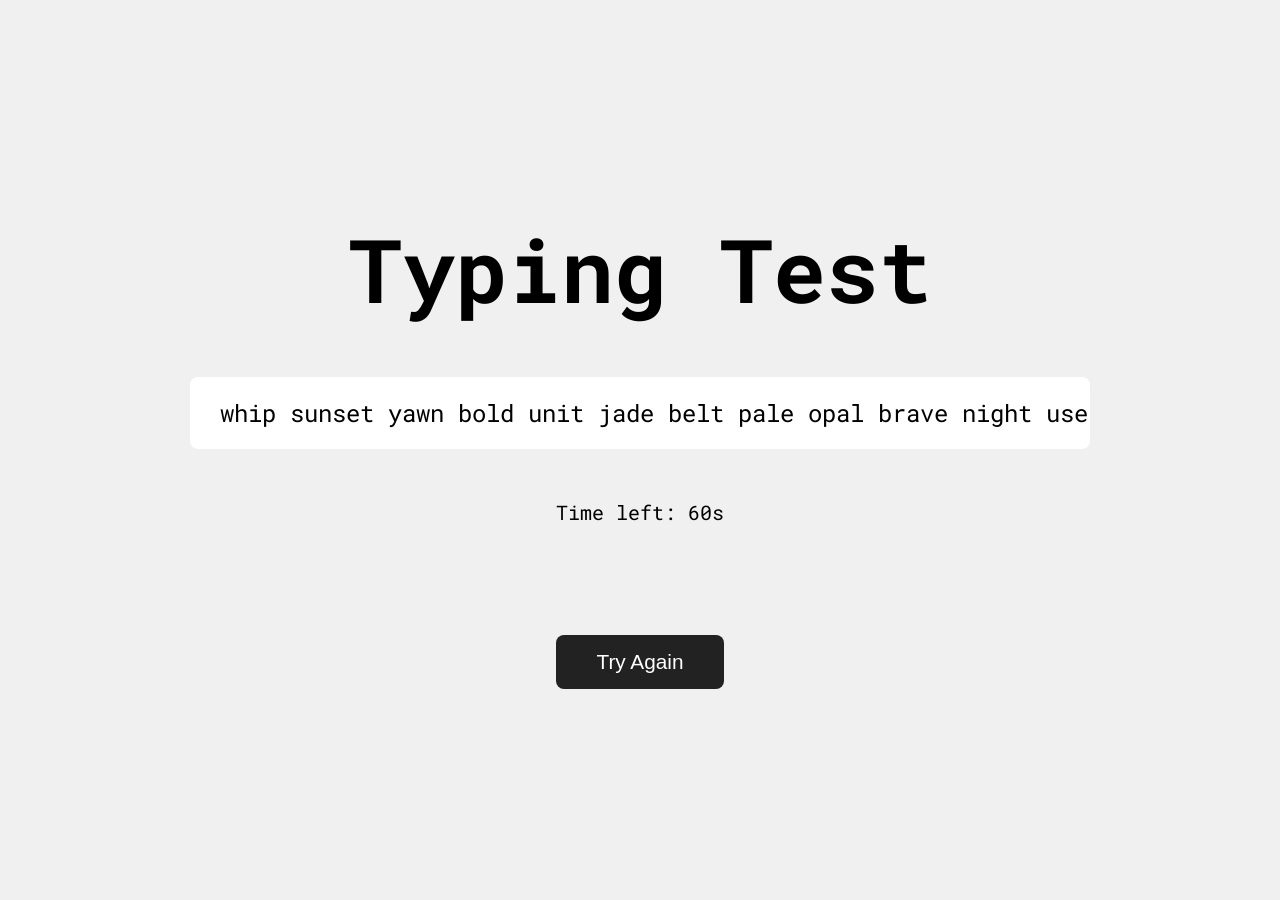
<file: assignment1.html>
<!-- <!DOCTYPE html>
<html lang="en">
<head>
    <meta charset="UTF-8">
    <meta name="viewport" content="width=device-width, initial-scale=1.0">
    <title>Typing Test</title>
     Zero to Mastery Favicon
    <link rel="icon" type="image/png" href="favicon.png">
    <link rel="stylesheet" href="assignment1.css">
</head>
<body>
    <h1>Typing Test</h1>
    <div id="text-container"></div>
    <div id="timer">Time left: 60s</div>
    <div id="final-score"></div>
    <button type="button" id="try-again">Try Again</button>
    
    <script src="assignment1.js"></script>
</body>
</html> -->




































<!DOCTYPE html>
<html lang="en">
<head>
    <meta charset="UTF-8">
    <meta name="viewport" content="width=device-width, initial-scale=1.0">
    <title>Typing Test</title>
    <!-- Zero to Mastery Favicon -->
    <link rel="icon" type="image/png" href="favicon.png">
    <link rel="stylesheet" href="assignment1.css">
</head>
<body>
    <h1>Typing Test</h1>
    <div id="text-container"></div>
    <div id="timer">Time left: 60s</div>
    <div id="final-score"></div>
    <button type="button" id="try-again">Try Again</button>
    <!-- Script -->
    <script src="assignment1.js"></script>
</body>
</html>
</file>
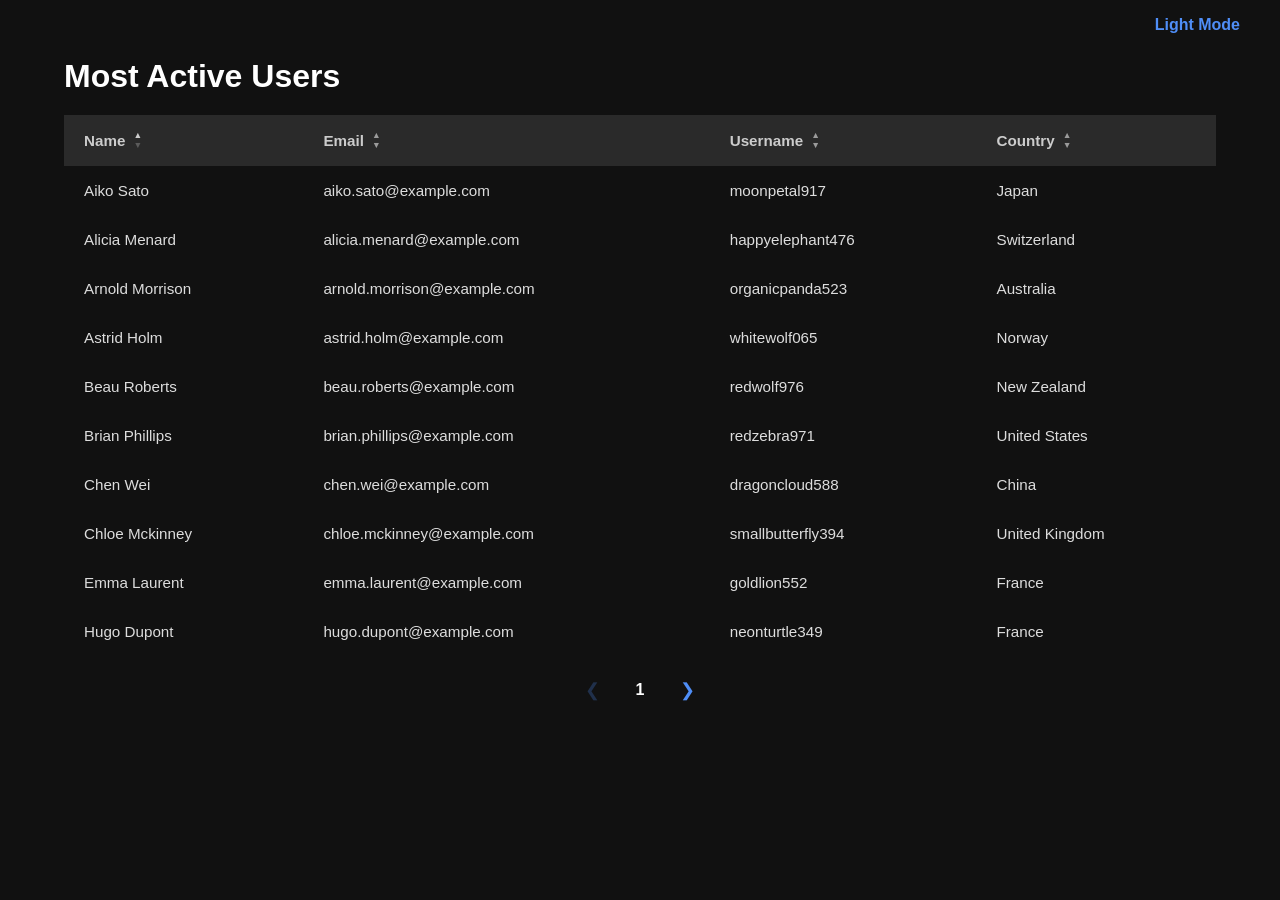
<file: assignment2.html>
<!DOCTYPE html>
<html lang="en">
<head>
  <meta charset="UTF-8">
  <meta name="viewport" content="width=device-width, initial-scale=1.0">
  <title>Most Active Users</title>
  <link rel="stylesheet" href="assignment2.css">
</head>
<body>

  <div class="mode-bar">
    <button id="modeBtn" onclick="toggleMode()">Light Mode</button>
  </div>

  <div class="container">
    <h2>Most Active Users</h2>

    <table id="userTable">
      <thead>
        <tr>
          <th id="th-name"     onclick="sortTable('name')"    ><div class="header-content">Name     <span class="arrow"><span>&#9650;</span><span>&#9660;</span></span></div></th>
          <th id="th-email"    onclick="sortTable('email')"   ><div class="header-content">Email    <span class="arrow"><span>&#9650;</span><span>&#9660;</span></span></div></th>
          <th id="th-username" onclick="sortTable('username')"><div class="header-content">Username <span class="arrow"><span>&#9650;</span><span>&#9660;</span></span></div></th>
          <th id="th-country"  onclick="sortTable('country')" ><div class="header-content">Country  <span class="arrow"><span>&#9650;</span><span>&#9660;</span></span></div></th>
        </tr>
      </thead>
      <tbody id="tableBody"></tbody>
    </table>

    <div class="pagination">
      <button id="prevBtn" onclick="prevPage()">&#10094;</button>
      <span id="pageNum">1</span>
      <button id="nextBtn" onclick="nextPage()">&#10095;</button>
    </div>
  </div>

<script src="assignment2.js"></script>
</body>
</html>
</file>
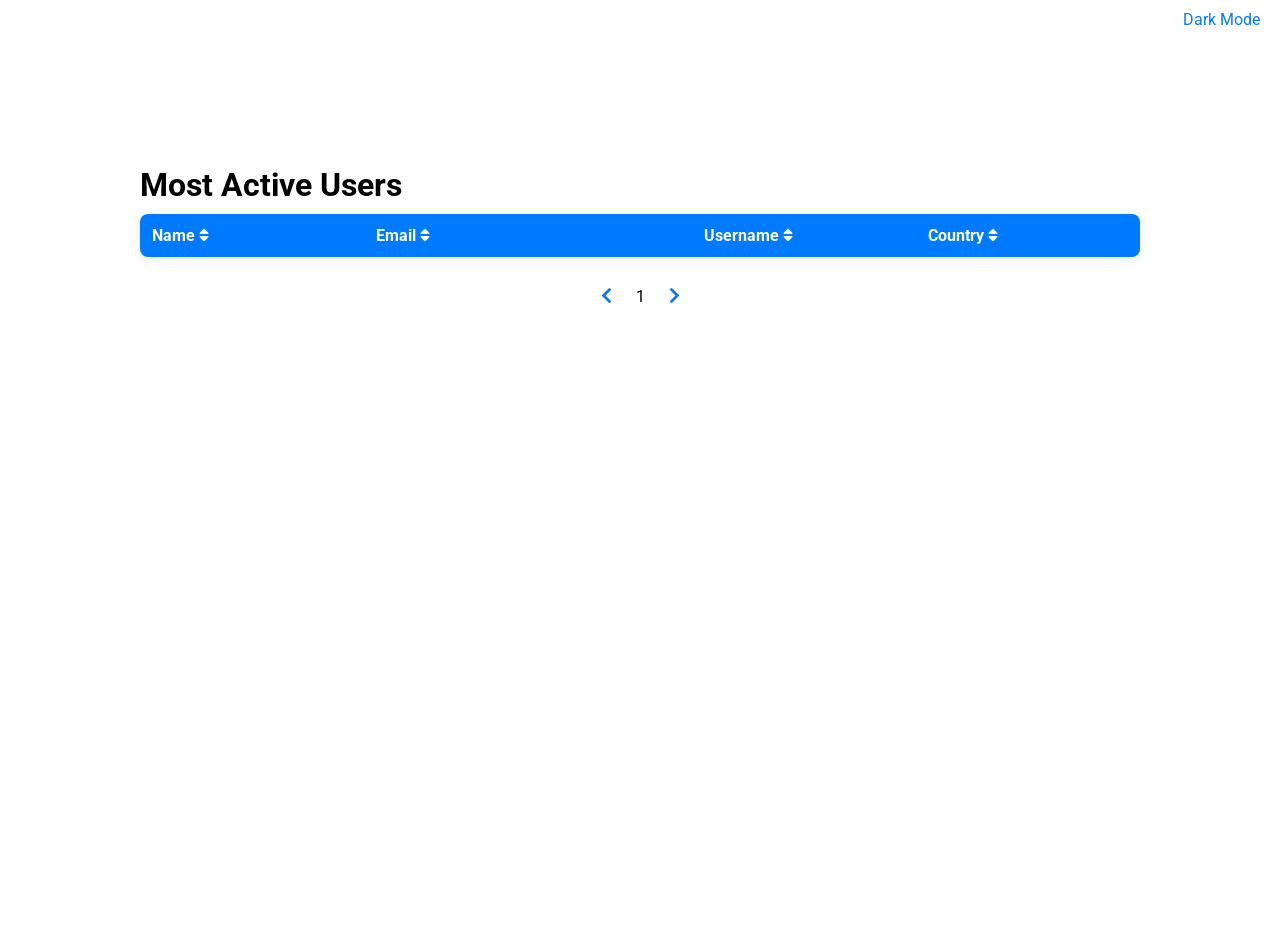
<file: assignment4.html>
<!DOCTYPE html>
<html lang="en">
<head>
    <meta charset="UTF-8">
    <meta name="viewport" content="width=device-width, initial-scale=1.0">
    <title>Table Example</title>
    <!-- Zero to Mastery Favicon -->
    <link rel="icon" type="image/png" href="favicon.png">
    <!-- FontAwesome V5 -->
    <link rel="stylesheet" href="https://cdnjs.cloudflare.com/ajax/libs/font-awesome/5.15.4/css/all.min.css">
    <link rel="stylesheet" href="assignment4.css">
</head>
<body>
    <!-- Dark Mode Toggle -->
    <div class="theme-toggle" id="theme-toggle">Dark Mode</div>

    <!-- Container -->
    <div class="container">
        <h1>Most Active Users</h1>

        <!-- Loader -->
        <div class="spinner" id="spinner" style="display: none;">
            <i class="fas fa-cog fa-spin"></i>
        </div>
        
        <!-- Table -->
        <table id="data-table" style="display: none;">
            <thead>
                <tr>
                <th onclick="sortTable(0)" class="name-column">Name <i class="fas fa-sort" id="icon-0"></i></th>
                <th onclick="sortTable(1)" class="email-column">Email <i class="fas fa-sort" id="icon-1"></i></th>
                <th onclick="sortTable(2)" class="username-column">Username <i class="fas fa-sort" id="icon-2"></i></th>
                <th onclick="sortTable(3)" class="country-column">Country <i class="fas fa-sort" id="icon-3"></i></th>
                </tr>
            </thead>
            <tbody id="table-body">
                <!-- Data will be dynamically inserted here -->
            </tbody>
        </table>

        <!-- Pagination -->
        <div class="pagination" id="pagination" style="display: none;">
            <button type="button" id="prev-btn" title="Previous" onclick="prevPage()">
                <i class="fas fa-chevron-left"></i>
            </button>
            <span id="page-number">1</span>
            <button type="button" id="next-btn" title="Next" onclick="nextPage()">
                <i class="fas fa-chevron-right"></i>
            </button>
        </div>
        
    </div>

    <!-- Script -->
    <script src="assignment4.js"></script>
</body>
</html>
</file>
<file: assignment1.css>
@import url('https://fonts.googleapis.com/css2?family=Roboto+Mono:wght@400;700&display=swap');

* {
    margin: 0;
    padding: 0;
    box-sizing: border-box;
    font-family: 'Roboto Mono', monospace;
}

body {
    background-color: #f0f0f0;
    display: flex;
    flex-direction: column;
    justify-content: center;
    align-items: center;
    min-height: 100vh;
    gap: 50px;
}

h1 {
    font-size: 5.5rem; 
    font-weight: 700;
    color: #000;
}

#text-container {
    background-color: #ffffff;
    padding: 20px 30px;
    border-radius: 8px;
    font-size: 1.5rem;
    color: #000;
    width: 100%;
    max-width: 900px;
    white-space: nowrap;
    overflow: hidden;
    position: relative;
    user-select: none;
}

#text-container span {
    transition: color 0.1s;
}

#text-container span.correct {
    border-bottom: 2px solid #000;
}

#text-container span.incorrect {
    color: #d32f2f;
    background-color: #ffcdd2;
}

#text-container span.active {
    border-bottom: 2px solid #000;
}

#timer {
    font-size: 1.25rem;
    font-weight: 400;
    color: #000;
}

#final-score {
    display: flex;
    flex-direction: column;
    align-items: center;
    gap: 20px;
}

.times-up-msg {
    font-size: 2rem;
    font-weight: 400;
    color: #000;
}

.wpm-score {
    font-size: 2.5rem;
    font-weight: 400;
    color: #000;
}

button#try-again {
    padding: 15px 40px;
    font-size: 1.3rem;
    background-color: #222;
    color: #fff;
    border: none;
    border-radius: 8px; 
    cursor: pointer;
    font-weight: 400;
    margin-top: 10px;
    font-family: Arial, sans-serif;
}

button#try-again:hover {
    background-color: #444;
}

.hidden {
    display: none !important;
} 


































/* html {
    box-sizing: border-box;
}

body {
    font-family: monospace; 
    font-size: 1.5rem;
    display: flex;
    flex-direction: column;
    justify-content: center;
    align-items: center;
    height: 100vh;
    overflow: hidden;
    background: whitesmoke;
}

#text-container {
    width: 800px;
    height: auto; 
    margin: 20px auto;
    line-height: 2rem;
    white-space: nowrap;
    background: white;
    padding: 10px;
    border-radius: 5px;
    overflow: hidden; 
    display: flex;
    align-items: center;
    position: relative; 
    cursor: none;
}

#timer {
    margin: 10px;
    font-size: 1.2rem;
}

button {
    padding: 10px;
    width: 150px;
    background: rgb(43, 43, 43);
    color: white;
    border-radius: 8px;
    border: none;
    cursor: pointer;
    margin-top: 20px;
    font-size: 1.2rem;
    display: none;
}

button:hover {
    filter: brightness(1.2);
}

span {
    min-width: 14px;
}

.correct {
    color: green;
}

.error {
    color: red;
}







 */
</file>
<file: assignment2.css>
*, *::before, *::after {
  box-sizing: border-box;
  margin: 0;
  padding: 0;
}

/* ===== Dark (default) ===== */
body {
  font-family: Arial, sans-serif;
  background: #111111;
  color: #ffffff;
  min-height: 100vh;
}

/* ===== Light mode ===== */
body.light {
  background: #f5f6fa;
  color: #111111;
}

/* ===== Mode bar (top right) ===== */
.mode-bar {
  display: flex;
  justify-content: flex-end;
  padding: 16px 40px 0;
}

#modeBtn {
  background: transparent;
  border: none;
  color: #4f8ef7;
  font-size: 1rem;
  font-weight: 600;
  cursor: pointer;
  padding: 0;
}

#modeBtn:hover {
  text-decoration: underline;
}

body.light #modeBtn {
  color: #2f6edb;
}

/* ===== Container ===== */
.container {
  width: 90%;
  max-width: 1300px;
  margin: 24px auto 40px;
}

h2 {
  font-size: 2rem;
  font-weight: 800;
  margin-bottom: 20px;
  color: inherit;
}

/* ===== Table ===== */
table {
  width: 100%;
  border-collapse: collapse;
}

body.light table {
  border: 1px solid #cccccc;
  border-radius: 6px;
  overflow: hidden;
}

/* Header */
thead tr {
  background: #2a2a2a;
}

body.light thead tr {
  background: #4285f4;
}

th {
  padding: 16px 20px;
  text-align: left;
  font-size: 0.95rem;
  font-weight: 600;
  color: #cccccc;
  cursor: pointer;
  user-select: none;
  white-space: nowrap;
}

body.light th {
  color: #ffffff;
}

th .header-content {
  display: flex;
  align-items: center;
}

th:hover {
  background: #333333;
}

body.light th:hover {
  background: #3273e0;
}

/* ===== Arrow ===== */
.arrow {
  display: inline-flex;
  flex-direction: column;
  line-height: 1;
  gap: 1px;
  margin-left: 8px;
  font-size: 0.55rem;
  opacity: 0.7;
  vertical-align: middle;
}

th.sorted .arrow {
  opacity: 1;
}

/* ===== Body rows ===== */
tbody tr {
  border-bottom: none;
}

body.light tbody tr {
  border-bottom: 1px solid #dddddd;
}

body.light tbody tr:last-child {
  border-bottom: none;
}

tbody tr:hover {
  background: #1e1e1e;
}

body.light tbody tr:hover {
  background: #f0f4ff;
}

td {
  padding: 16px 20px;
  font-size: 0.95rem;
  color: #dddddd;
}

body.light td {
  color: #111111;
}

/* ===== Pagination ===== */
.pagination {
  display: flex;
  justify-content: center;
  align-items: center;
  gap: 16px;
  margin-top: 20px;
}

.pagination button {
  background: transparent;
  border: none;
  color: #4f8ef7;
  font-size: 1.1rem;
  cursor: pointer;
  padding: 4px 10px;
  border-radius: 4px;
  transition: color 0.15s;
}

.pagination button:hover:not(:disabled) {
  color: #7fb0ff;
}

.pagination button:disabled {
  opacity: 0.25;
  cursor: not-allowed;
}

body.light .pagination button {
  color: #2f6edb;
}

body.light .pagination button:hover:not(:disabled) {
  color: #1a4fa0;
}

#pageNum {
  font-size: 1rem;
  font-weight: 700;
  min-width: 28px;
  text-align: center;
  color: #ffffff;
}

body.light #pageNum {
  color: #111111;
}
</file>
<file: assignment4.css>
@import url('https://fonts.googleapis.com/css2?family=Roboto:ital,wght@0,100;0,300;0,400;0,500;0,700;0,900;1,100;1,300;1,400;1,500;1,700;1,900&display=swap');

:root {
    --primary-color: #007bff;
    --background-color: #ffffff;
    --text-color: #000000;
    --alt-text-color: #ffffff;
    --header-color: #007bff;
    --header-hover-color: #2c92ff;
    --table-hover-bg: #f5f5f5;
    --even-row-bg: #f2f2f2;
    --box-shadow: 0 2px 10px rgba(0, 0, 0, 0.1);
}

.dark-mode {
    --primary-color: #61dafb;
    --background-color: #1e1e1e;
    --text-color: #e0e0e0;
    --alt-text-color: #e0e0e0;
    --header-color: #333333;
    --header-hover-color: #444444;
    --table-hover-bg: #464646;
    --even-row-bg: #2e2e2e;
    --box-shadow: 0 2px 10px rgba(0, 0, 0, 0.5);
}

html {
    box-sizing: border-box;
}

body {
    margin: 0;
    min-height: 100vh;
    padding: 20px;
    font-family: 'Roboto', sans-serif;
    background-color: var(--background-color);
    color: var(--text-color);
    display: flex;
    justify-content: center;
    align-items: center;
    overflow: hidden;
}

.container {
    width: 1000px;
    height: 600px;
    position: relative;
    top: -25px;
}

h1 {
    margin-bottom: 10px;
}

.spinner i {
    position: absolute;
    top: 45%;
    left: 45%;
    font-size: 2rem;
    color: var(--primary-color);
}

/* Table */
table {
    width: 100%;
    border-collapse: collapse;
    border-spacing: 0;
    box-shadow: var(--box-shadow);
    border-radius: 8px;
    overflow: hidden;
    margin-bottom: 20px;
}

th, td {
    padding: 12px;
    text-align: left;
}

th {
    background-color: var(--header-color);
    color: var(--alt-text-color);
    cursor: pointer;
}

th:hover {
    background-color: var(--header-hover-color);
}

td {
    font-size: 0.9rem;
}

.name-column, 
.username-column,
.country-column {
    width: 200px;
}

tr:not(:last-child) {
    border-bottom: 1px solid #e0e0e0;
}

tr:hover {
    background-color: var(--table-hover-bg);
}

/* Pagination */
.pagination {
    text-align: center;
    height: 55px;
}

.pagination button {
    background-color: transparent;
    border: none;
    padding: 10px;
    cursor: pointer;
    color: var(--primary-color);
}

.pagination button:disabled {
    color: #ccc;
}

.pagination i {
    font-size: 1.1rem;
}

.pagination span {
    font-size: 1rem;
    margin: 0 10px;
}

/* Dark mode toggle text */
.theme-toggle {
    position: absolute;
    top: 10px;
    right: 20px;
    font-size: 1rem;
    color: var(--primary-color);
    cursor: pointer;
    transition: color 0.3s;
}

.theme-toggle:hover {
    color: var(--text-color);
}

/* Responsive Table for Mobile */
@media (max-width: 1000px) {
    body {
        overflow: auto;
        align-items: flex-start;
        padding-top: 50px;
    }

    table,
    thead,
    tbody,
    th,
    td,
    tr {
        display: block;
    }

    thead tr {
        display: none;
    }

    tr:nth-child(even) {
        background-color: var(--even-row-bg);
    }
    
    tr:nth-child(even):hover {
        background-color: var(--table-hover-bg);
    }

    td {
        position: relative;
        padding-left: 100px;
        text-align: right;
    }

    td:not(:last-of-type) {
        border-bottom: 1px solid #e0e0e0;
    }

    td::before {
        content: attr(data-label);
        position: absolute;
        left: 15px;
        font-weight: bold;
    }
}
</file>
